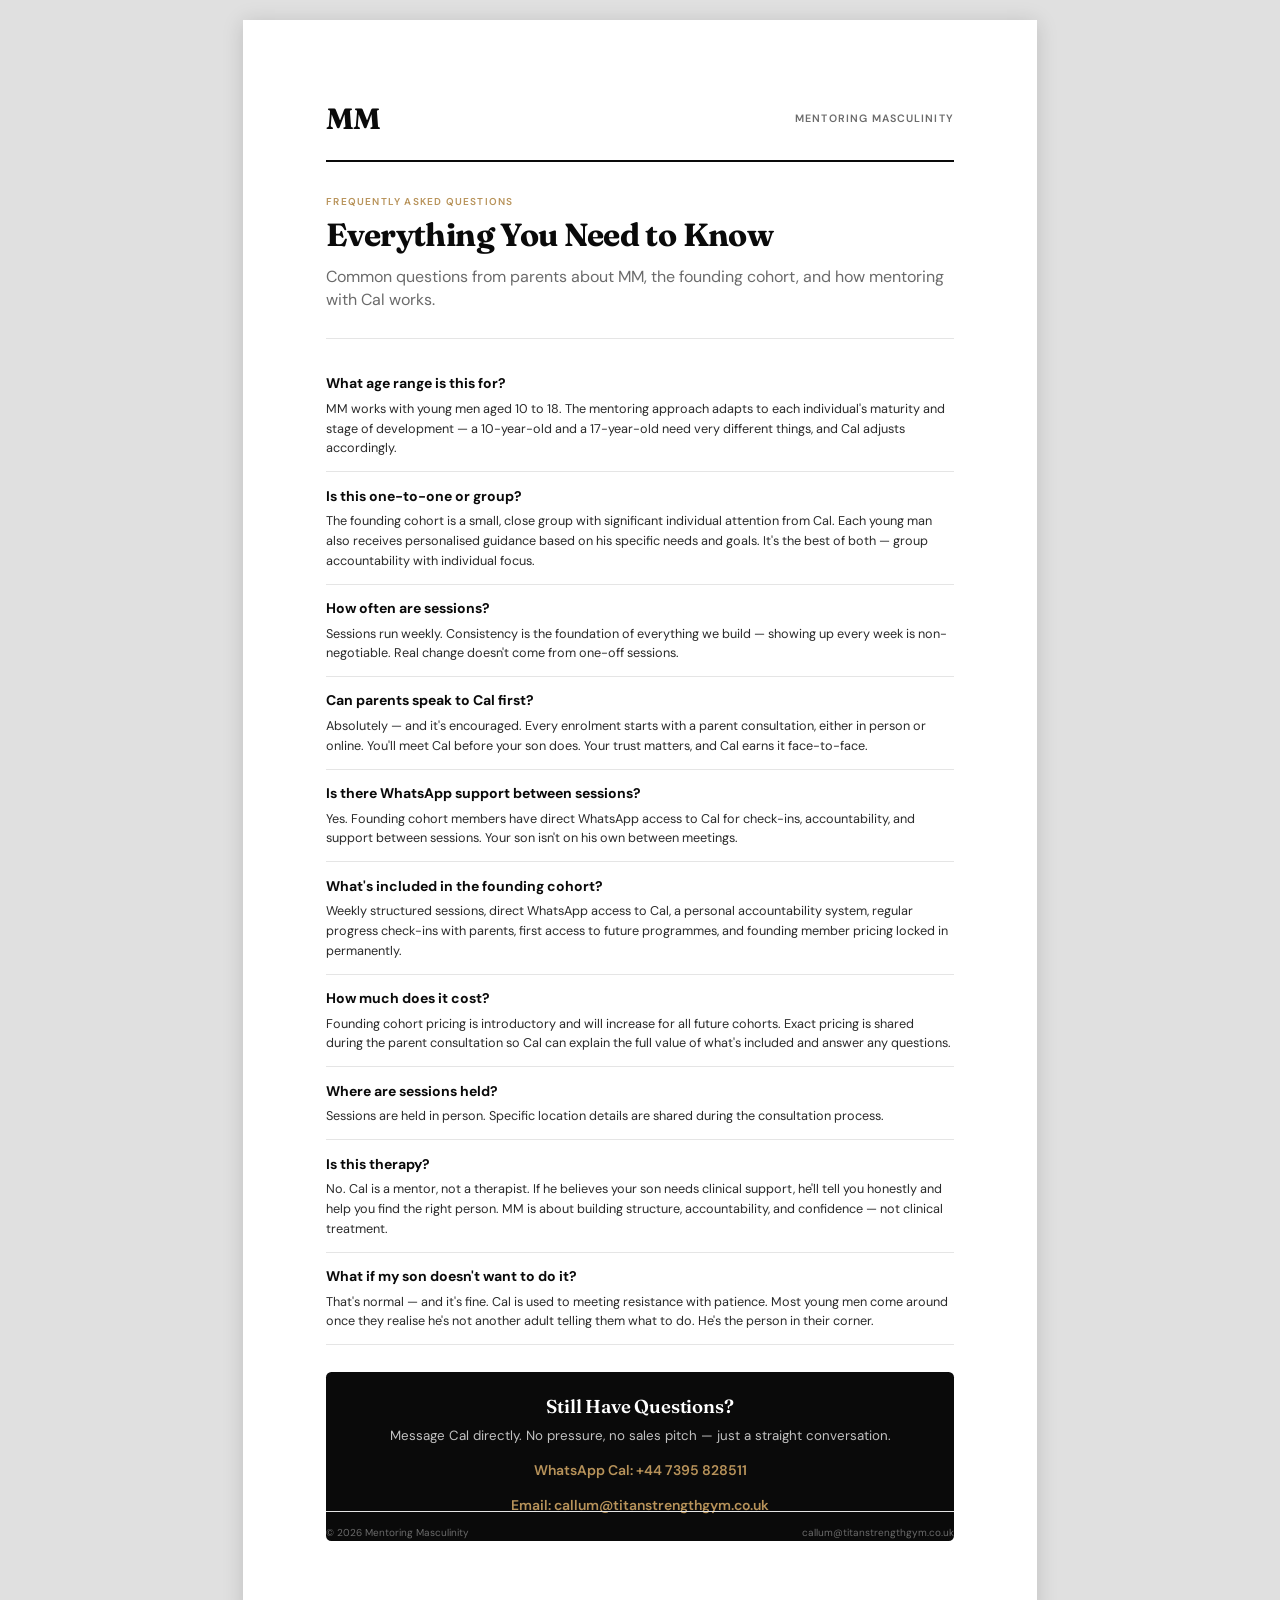
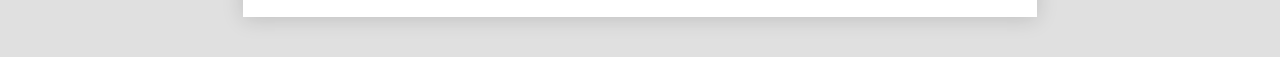
<file: pdfs/faq.html>
<!DOCTYPE html>
<html lang="en">
<head>
  <meta charset="UTF-8">
  <meta name="viewport" content="width=device-width, initial-scale=1.0">
  <title>MM — Frequently Asked Questions</title>
  <link rel="stylesheet" href="print.css">
</head>
<body>

  <div class="page">

    <header class="page-header">
      <span class="logo">MM</span>
      <span class="brand-name">Mentoring Masculinity</span>
    </header>

    <span class="tag">Frequently Asked Questions</span>
    <h1>Everything You Need to Know</h1>
    <p class="subtitle">Common questions from parents about MM, the founding cohort, and how mentoring with Cal works.</p>

    <hr class="divider">

    <div class="faq-item">
      <p class="faq-q">What age range is this for?</p>
      <p class="faq-a">MM works with young men aged 10 to 18. The mentoring approach adapts to each individual's maturity and stage of development — a 10-year-old and a 17-year-old need very different things, and Cal adjusts accordingly.</p>
    </div>

    <div class="faq-item">
      <p class="faq-q">Is this one-to-one or group?</p>
      <p class="faq-a">The founding cohort is a small, close group with significant individual attention from Cal. Each young man also receives personalised guidance based on his specific needs and goals. It's the best of both — group accountability with individual focus.</p>
    </div>

    <div class="faq-item">
      <p class="faq-q">How often are sessions?</p>
      <p class="faq-a">Sessions run weekly. Consistency is the foundation of everything we build — showing up every week is non-negotiable. Real change doesn't come from one-off sessions.</p>
    </div>

    <div class="faq-item">
      <p class="faq-q">Can parents speak to Cal first?</p>
      <p class="faq-a">Absolutely — and it's encouraged. Every enrolment starts with a parent consultation, either in person or online. You'll meet Cal before your son does. Your trust matters, and Cal earns it face-to-face.</p>
    </div>

    <div class="faq-item">
      <p class="faq-q">Is there WhatsApp support between sessions?</p>
      <p class="faq-a">Yes. Founding cohort members have direct WhatsApp access to Cal for check-ins, accountability, and support between sessions. Your son isn't on his own between meetings.</p>
    </div>

    <div class="faq-item">
      <p class="faq-q">What's included in the founding cohort?</p>
      <p class="faq-a">Weekly structured sessions, direct WhatsApp access to Cal, a personal accountability system, regular progress check-ins with parents, first access to future programmes, and founding member pricing locked in permanently.</p>
    </div>

    <div class="faq-item">
      <p class="faq-q">How much does it cost?</p>
      <p class="faq-a">Founding cohort pricing is introductory and will increase for all future cohorts. Exact pricing is shared during the parent consultation so Cal can explain the full value of what's included and answer any questions.</p>
    </div>

    <div class="faq-item">
      <p class="faq-q">Where are sessions held?</p>
      <p class="faq-a">Sessions are held in person. Specific location details are shared during the consultation process.</p>
    </div>

    <div class="faq-item">
      <p class="faq-q">Is this therapy?</p>
      <p class="faq-a">No. Cal is a mentor, not a therapist. If he believes your son needs clinical support, he'll tell you honestly and help you find the right person. MM is about building structure, accountability, and confidence — not clinical treatment.</p>
    </div>

    <div class="faq-item">
      <p class="faq-q">What if my son doesn't want to do it?</p>
      <p class="faq-a">That's normal — and it's fine. Cal is used to meeting resistance with patience. Most young men come around once they realise he's not another adult telling them what to do. He's the person in their corner.</p>
    </div>

    <div class="cta-block">
      <h2>Still Have Questions?</h2>
      <p>Message Cal directly. No pressure, no sales pitch — just a straight conversation.</p>
      <p class="contact">WhatsApp Cal: +44 7395 828511</p>
      <p class="contact">Email: callum@titanstrengthgym.co.uk</p>
    </div>

    <footer class="page-footer">
      <span>&copy; 2026 Mentoring Masculinity</span>
      <span>callum@titanstrengthgym.co.uk</span>
    </footer>

  </div>

</body>
</html>
</file>
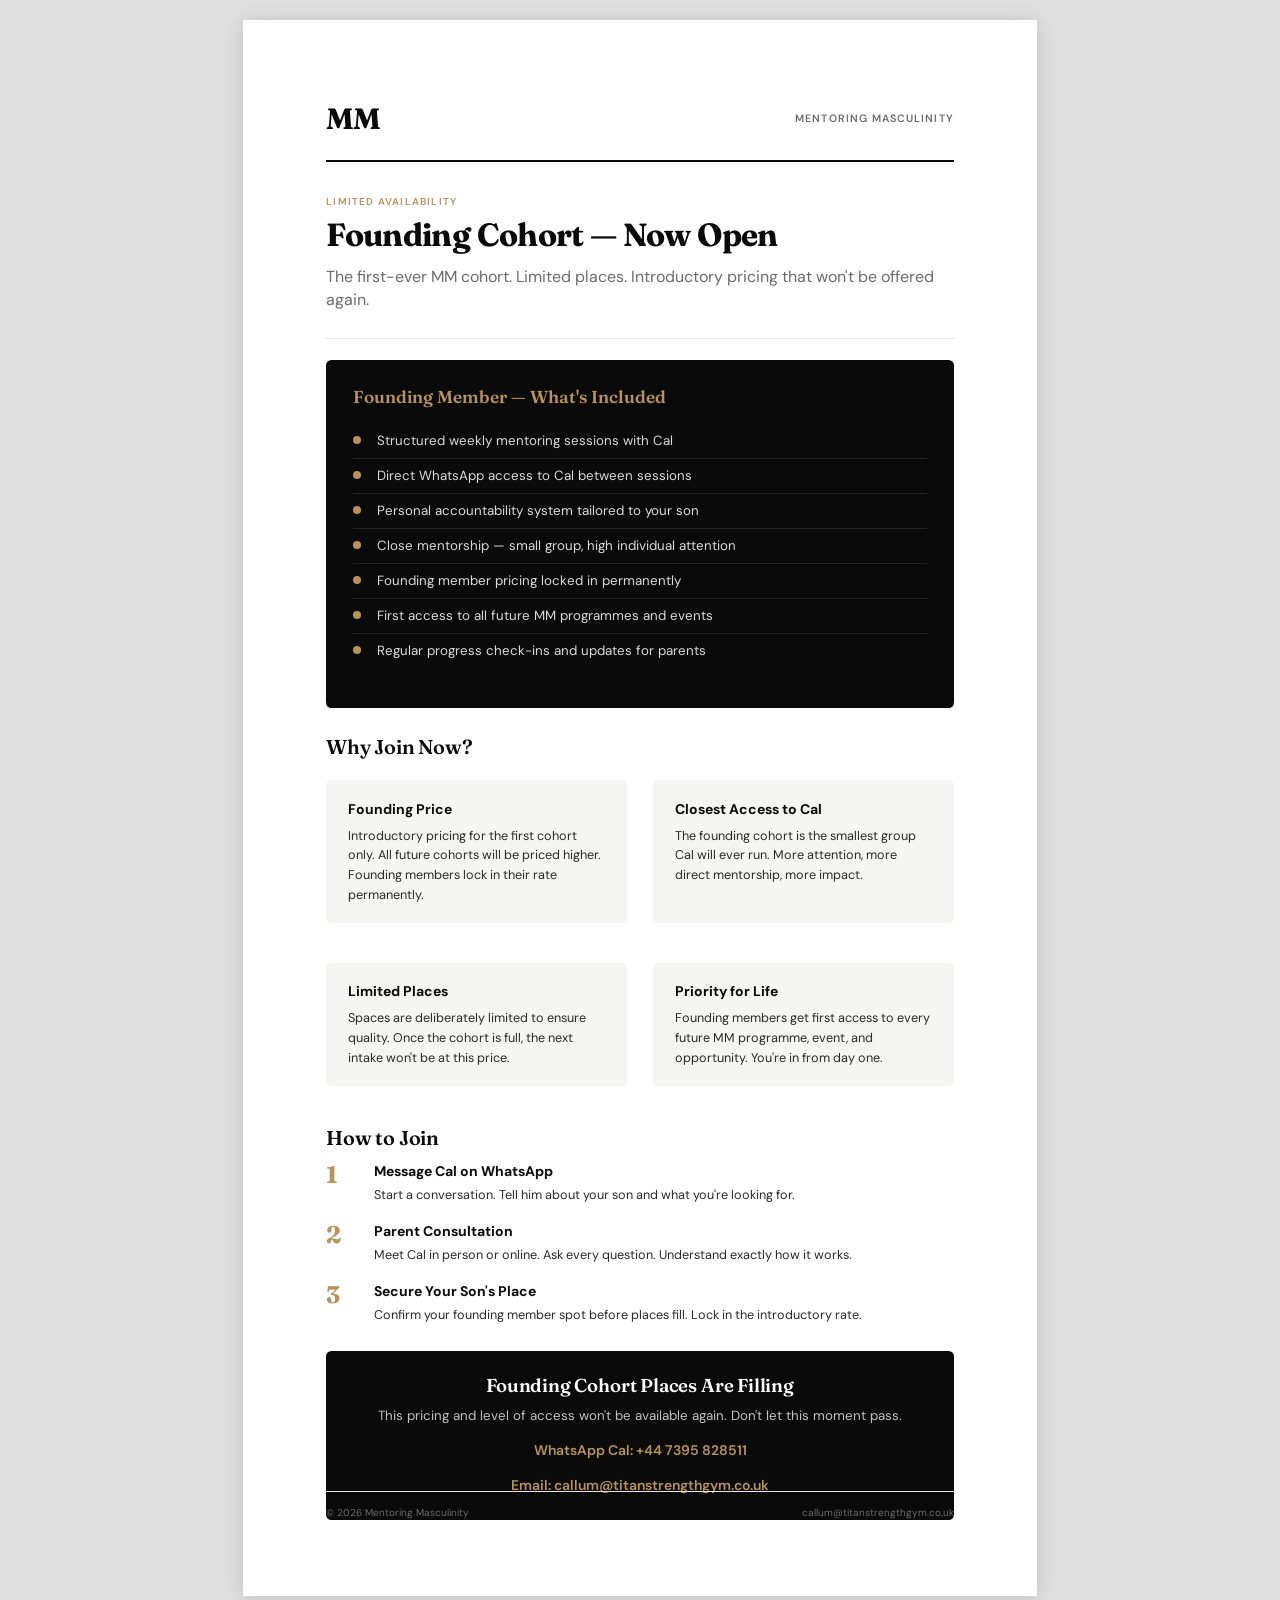
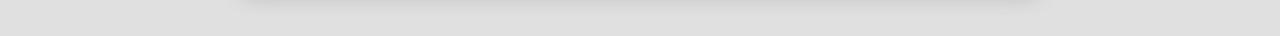
<file: pdfs/founding-cohort.html>
<!DOCTYPE html>
<html lang="en">
<head>
  <meta charset="UTF-8">
  <meta name="viewport" content="width=device-width, initial-scale=1.0">
  <title>MM — Founding Cohort</title>
  <link rel="stylesheet" href="print.css">
</head>
<body>

  <div class="page">

    <header class="page-header">
      <span class="logo">MM</span>
      <span class="brand-name">Mentoring Masculinity</span>
    </header>

    <span class="tag">Limited Availability</span>
    <h1>Founding Cohort — Now Open</h1>
    <p class="subtitle">The first-ever MM cohort. Limited places. Introductory pricing that won't be offered again.</p>

    <hr class="divider">

    <div class="card--accent">
      <h3>Founding Member — What's Included</h3>
      <ul class="check-list" style="margin-top: 10pt;">
        <li style="border-color: rgba(255,255,255,0.1); color: rgba(255,255,255,0.85);">Structured weekly mentoring sessions with Cal</li>
        <li style="border-color: rgba(255,255,255,0.1); color: rgba(255,255,255,0.85);">Direct WhatsApp access to Cal between sessions</li>
        <li style="border-color: rgba(255,255,255,0.1); color: rgba(255,255,255,0.85);">Personal accountability system tailored to your son</li>
        <li style="border-color: rgba(255,255,255,0.1); color: rgba(255,255,255,0.85);">Close mentorship — small group, high individual attention</li>
        <li style="border-color: rgba(255,255,255,0.1); color: rgba(255,255,255,0.85);">Founding member pricing locked in permanently</li>
        <li style="border-color: rgba(255,255,255,0.1); color: rgba(255,255,255,0.85);">First access to all future MM programmes and events</li>
        <li style="border-color: rgba(255,255,255,0.1); color: rgba(255,255,255,0.85);">Regular progress check-ins and updates for parents</li>
      </ul>
    </div>

    <h2>Why Join Now?</h2>
    <div class="two-col">
      <div class="card">
        <h3>Founding Price</h3>
        <p>Introductory pricing for the first cohort only. All future cohorts will be priced higher. Founding members lock in their rate permanently.</p>
      </div>
      <div class="card">
        <h3>Closest Access to Cal</h3>
        <p>The founding cohort is the smallest group Cal will ever run. More attention, more direct mentorship, more impact.</p>
      </div>
      <div class="card">
        <h3>Limited Places</h3>
        <p>Spaces are deliberately limited to ensure quality. Once the cohort is full, the next intake won't be at this price.</p>
      </div>
      <div class="card">
        <h3>Priority for Life</h3>
        <p>Founding members get first access to every future MM programme, event, and opportunity. You're in from day one.</p>
      </div>
    </div>

    <h2>How to Join</h2>
    <div class="step">
      <span class="step-num">1</span>
      <div class="step-text">
        <strong>Message Cal on WhatsApp</strong>
        <p>Start a conversation. Tell him about your son and what you're looking for.</p>
      </div>
    </div>
    <div class="step">
      <span class="step-num">2</span>
      <div class="step-text">
        <strong>Parent Consultation</strong>
        <p>Meet Cal in person or online. Ask every question. Understand exactly how it works.</p>
      </div>
    </div>
    <div class="step">
      <span class="step-num">3</span>
      <div class="step-text">
        <strong>Secure Your Son's Place</strong>
        <p>Confirm your founding member spot before places fill. Lock in the introductory rate.</p>
      </div>
    </div>

    <div class="cta-block">
      <h2>Founding Cohort Places Are Filling</h2>
      <p>This pricing and level of access won't be available again. Don't let this moment pass.</p>
      <p class="contact">WhatsApp Cal: +44 7395 828511</p>
      <p class="contact">Email: callum@titanstrengthgym.co.uk</p>
    </div>

    <footer class="page-footer">
      <span>&copy; 2026 Mentoring Masculinity</span>
      <span>callum@titanstrengthgym.co.uk</span>
    </footer>

  </div>

</body>
</html>
</file>
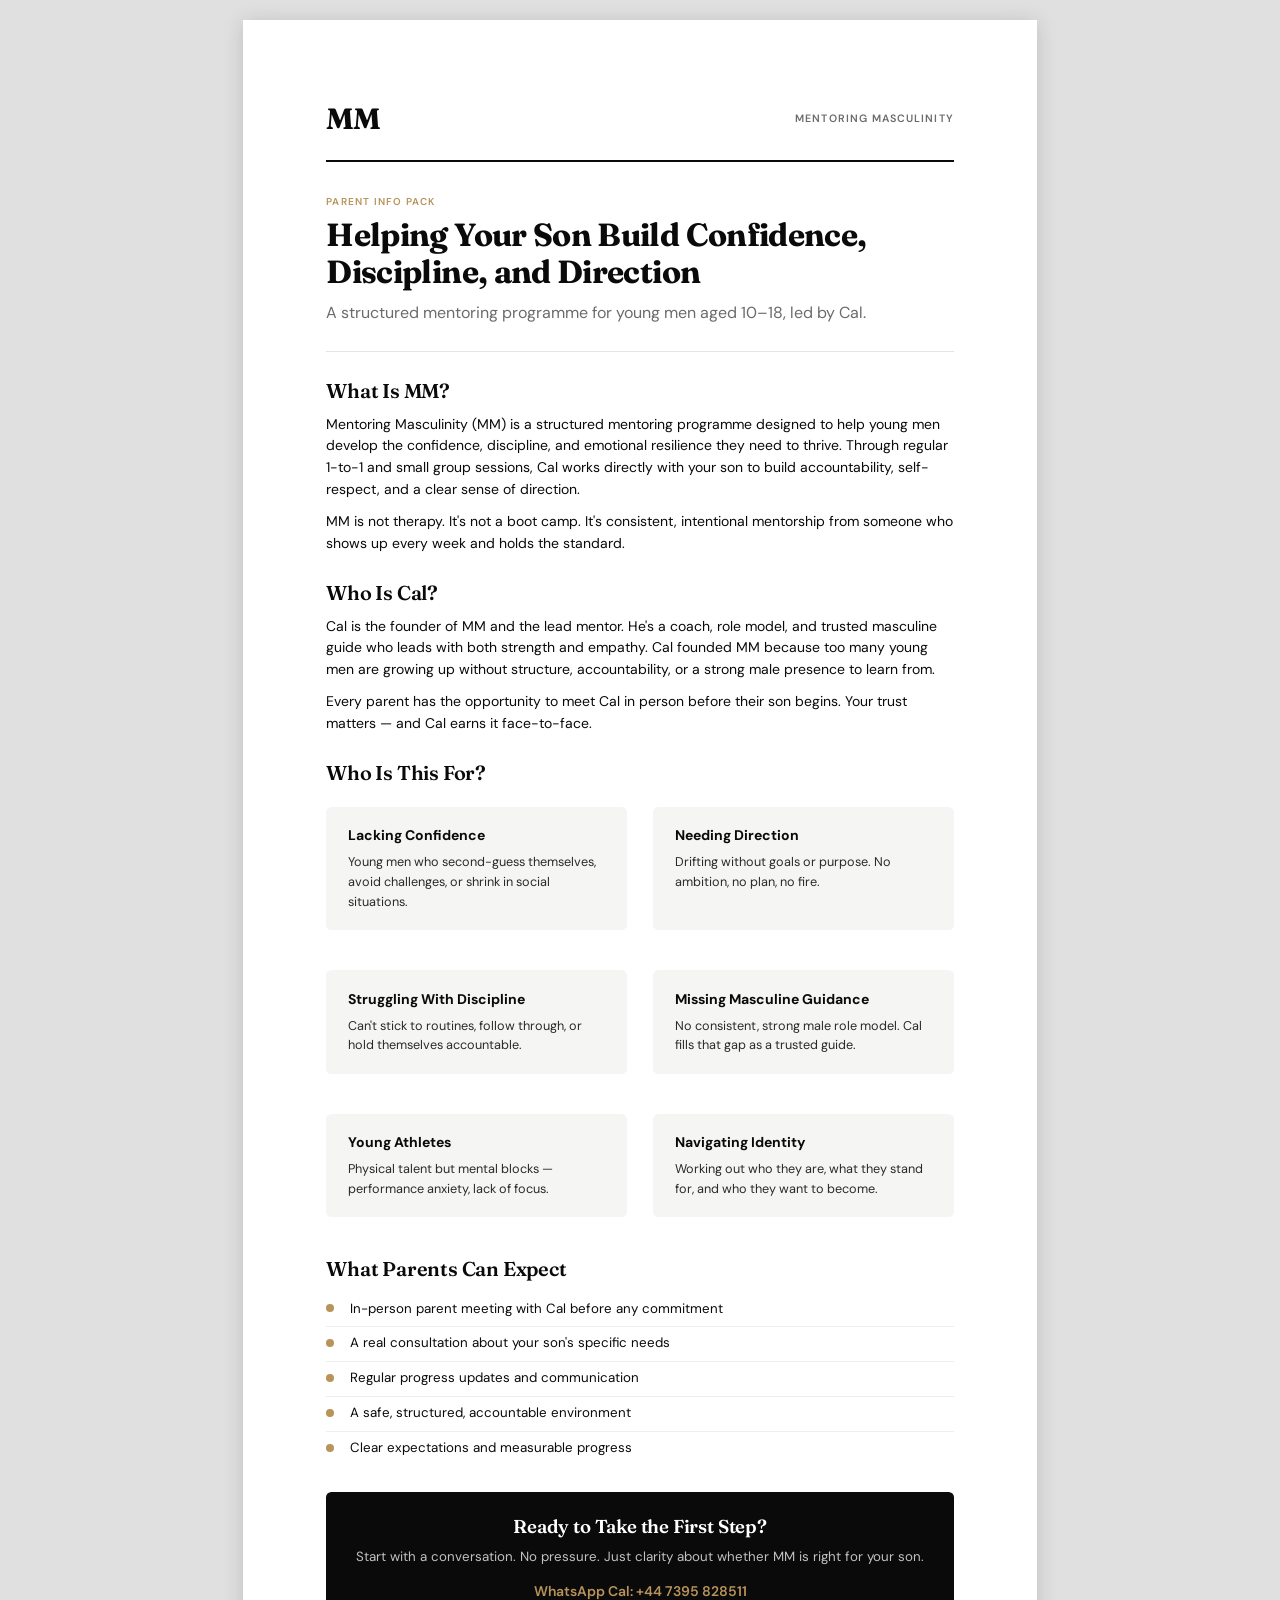
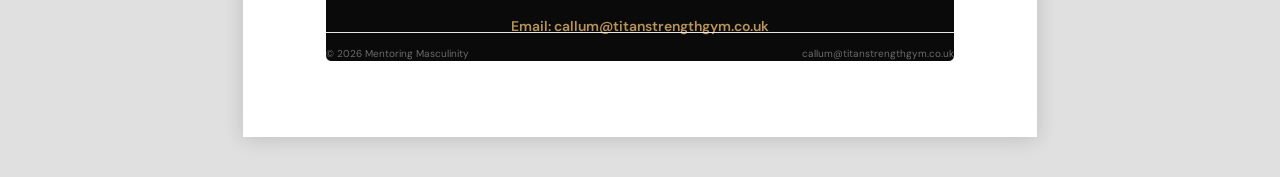
<file: pdfs/parent-info-pack.html>
<!DOCTYPE html>
<html lang="en">
<head>
  <meta charset="UTF-8">
  <meta name="viewport" content="width=device-width, initial-scale=1.0">
  <title>MM — Parent Info Pack</title>
  <link rel="stylesheet" href="print.css">
</head>
<body>

  <div class="page">

    <header class="page-header">
      <span class="logo">MM</span>
      <span class="brand-name">Mentoring Masculinity</span>
    </header>

    <span class="tag">Parent Info Pack</span>
    <h1>Helping Your Son Build Confidence, Discipline, and Direction</h1>
    <p class="subtitle">A structured mentoring programme for young men aged 10&ndash;18, led by Cal.</p>

    <hr class="divider">

    <h2>What Is MM?</h2>
    <p>Mentoring Masculinity (MM) is a structured mentoring programme designed to help young men develop the confidence, discipline, and emotional resilience they need to thrive. Through regular 1-to-1 and small group sessions, Cal works directly with your son to build accountability, self-respect, and a clear sense of direction.</p>
    <p>MM is not therapy. It's not a boot camp. It's consistent, intentional mentorship from someone who shows up every week and holds the standard.</p>

    <h2>Who Is Cal?</h2>
    <p>Cal is the founder of MM and the lead mentor. He's a coach, role model, and trusted masculine guide who leads with both strength and empathy. Cal founded MM because too many young men are growing up without structure, accountability, or a strong male presence to learn from.</p>
    <p>Every parent has the opportunity to meet Cal in person before their son begins. Your trust matters — and Cal earns it face-to-face.</p>

    <h2>Who Is This For?</h2>
    <div class="two-col">
      <div class="card">
        <h3>Lacking Confidence</h3>
        <p>Young men who second-guess themselves, avoid challenges, or shrink in social situations.</p>
      </div>
      <div class="card">
        <h3>Needing Direction</h3>
        <p>Drifting without goals or purpose. No ambition, no plan, no fire.</p>
      </div>
      <div class="card">
        <h3>Struggling With Discipline</h3>
        <p>Can't stick to routines, follow through, or hold themselves accountable.</p>
      </div>
      <div class="card">
        <h3>Missing Masculine Guidance</h3>
        <p>No consistent, strong male role model. Cal fills that gap as a trusted guide.</p>
      </div>
      <div class="card">
        <h3>Young Athletes</h3>
        <p>Physical talent but mental blocks — performance anxiety, lack of focus.</p>
      </div>
      <div class="card">
        <h3>Navigating Identity</h3>
        <p>Working out who they are, what they stand for, and who they want to become.</p>
      </div>
    </div>

    <h2>What Parents Can Expect</h2>
    <ul class="check-list">
      <li>In-person parent meeting with Cal before any commitment</li>
      <li>A real consultation about your son's specific needs</li>
      <li>Regular progress updates and communication</li>
      <li>A safe, structured, accountable environment</li>
      <li>Clear expectations and measurable progress</li>
    </ul>

    <div class="cta-block">
      <h2>Ready to Take the First Step?</h2>
      <p>Start with a conversation. No pressure. Just clarity about whether MM is right for your son.</p>
      <p class="contact">WhatsApp Cal: +44 7395 828511</p>
      <p class="contact">Email: callum@titanstrengthgym.co.uk</p>
    </div>

    <footer class="page-footer">
      <span>&copy; 2026 Mentoring Masculinity</span>
      <span>callum@titanstrengthgym.co.uk</span>
    </footer>

  </div>

</body>
</html>
</file>
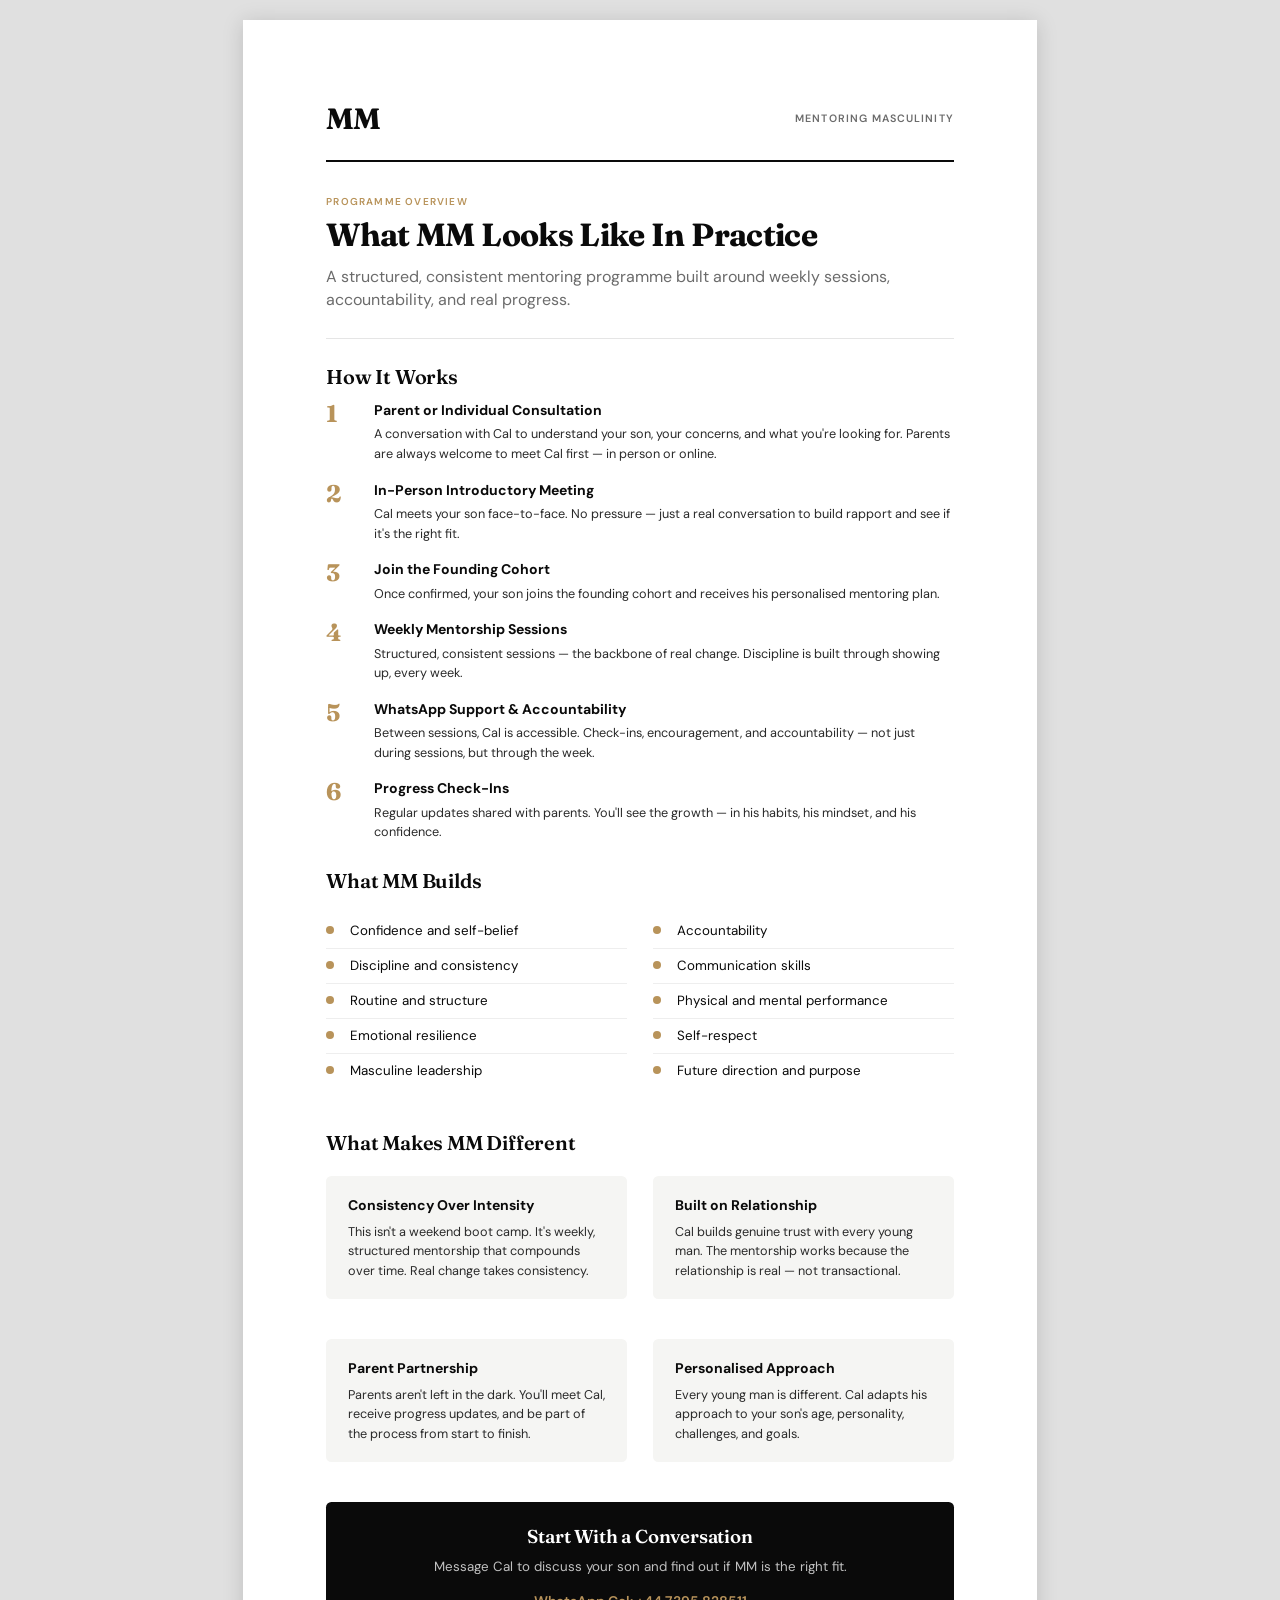
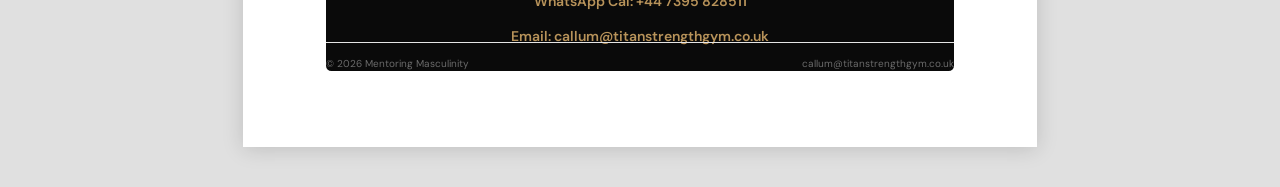
<file: pdfs/programme-overview.html>
<!DOCTYPE html>
<html lang="en">
<head>
  <meta charset="UTF-8">
  <meta name="viewport" content="width=device-width, initial-scale=1.0">
  <title>MM — Programme Overview</title>
  <link rel="stylesheet" href="print.css">
</head>
<body>

  <div class="page">

    <header class="page-header">
      <span class="logo">MM</span>
      <span class="brand-name">Mentoring Masculinity</span>
    </header>

    <span class="tag">Programme Overview</span>
    <h1>What MM Looks Like In Practice</h1>
    <p class="subtitle">A structured, consistent mentoring programme built around weekly sessions, accountability, and real progress.</p>

    <hr class="divider">

    <h2>How It Works</h2>

    <div class="step">
      <span class="step-num">1</span>
      <div class="step-text">
        <strong>Parent or Individual Consultation</strong>
        <p>A conversation with Cal to understand your son, your concerns, and what you're looking for. Parents are always welcome to meet Cal first — in person or online.</p>
      </div>
    </div>
    <div class="step">
      <span class="step-num">2</span>
      <div class="step-text">
        <strong>In-Person Introductory Meeting</strong>
        <p>Cal meets your son face-to-face. No pressure — just a real conversation to build rapport and see if it's the right fit.</p>
      </div>
    </div>
    <div class="step">
      <span class="step-num">3</span>
      <div class="step-text">
        <strong>Join the Founding Cohort</strong>
        <p>Once confirmed, your son joins the founding cohort and receives his personalised mentoring plan.</p>
      </div>
    </div>
    <div class="step">
      <span class="step-num">4</span>
      <div class="step-text">
        <strong>Weekly Mentorship Sessions</strong>
        <p>Structured, consistent sessions — the backbone of real change. Discipline is built through showing up, every week.</p>
      </div>
    </div>
    <div class="step">
      <span class="step-num">5</span>
      <div class="step-text">
        <strong>WhatsApp Support &amp; Accountability</strong>
        <p>Between sessions, Cal is accessible. Check-ins, encouragement, and accountability — not just during sessions, but through the week.</p>
      </div>
    </div>
    <div class="step">
      <span class="step-num">6</span>
      <div class="step-text">
        <strong>Progress Check-Ins</strong>
        <p>Regular updates shared with parents. You'll see the growth — in his habits, his mindset, and his confidence.</p>
      </div>
    </div>

    <h2>What MM Builds</h2>
    <div class="two-col">
      <div>
        <ul class="check-list">
          <li>Confidence and self-belief</li>
          <li>Discipline and consistency</li>
          <li>Routine and structure</li>
          <li>Emotional resilience</li>
          <li>Masculine leadership</li>
        </ul>
      </div>
      <div>
        <ul class="check-list">
          <li>Accountability</li>
          <li>Communication skills</li>
          <li>Physical and mental performance</li>
          <li>Self-respect</li>
          <li>Future direction and purpose</li>
        </ul>
      </div>
    </div>

    <h2>What Makes MM Different</h2>
    <div class="two-col">
      <div class="card">
        <h3>Consistency Over Intensity</h3>
        <p>This isn't a weekend boot camp. It's weekly, structured mentorship that compounds over time. Real change takes consistency.</p>
      </div>
      <div class="card">
        <h3>Built on Relationship</h3>
        <p>Cal builds genuine trust with every young man. The mentorship works because the relationship is real — not transactional.</p>
      </div>
      <div class="card">
        <h3>Parent Partnership</h3>
        <p>Parents aren't left in the dark. You'll meet Cal, receive progress updates, and be part of the process from start to finish.</p>
      </div>
      <div class="card">
        <h3>Personalised Approach</h3>
        <p>Every young man is different. Cal adapts his approach to your son's age, personality, challenges, and goals.</p>
      </div>
    </div>

    <div class="cta-block">
      <h2>Start With a Conversation</h2>
      <p>Message Cal to discuss your son and find out if MM is the right fit.</p>
      <p class="contact">WhatsApp Cal: +44 7395 828511</p>
      <p class="contact">Email: callum@titanstrengthgym.co.uk</p>
    </div>

    <footer class="page-footer">
      <span>&copy; 2026 Mentoring Masculinity</span>
      <span>callum@titanstrengthgym.co.uk</span>
    </footer>

  </div>

</body>
</html>
</file>
<file: pdfs/print.css>
/* =========================================
   MM | Shared Print Stylesheet
   A4 pages, WhatsApp-ready PDFs
   ========================================= */

@import url('https://fonts.googleapis.com/css2?family=Fraunces:opsz,wght@9..144,400;9..144,600;9..144,700&family=DM+Sans:wght@400;500;600;700&display=swap');

:root {
  --black: #0A0A0A;
  --charcoal: #1A1A1A;
  --dark-grey: #2A2A2A;
  --mid-grey: #6B6B6B;
  --bronze: #B8935A;
  --bronze-light: rgba(184, 147, 90, 0.1);
  --white: #ffffff;
  --off-white: #F5F5F3;
  --font-heading: 'Fraunces', Georgia, serif;
  --font-body: 'DM Sans', Helvetica, Arial, sans-serif;
}

*, *::before, *::after {
  margin: 0;
  padding: 0;
  box-sizing: border-box;
}

html {
  font-size: 100%;
}

body {
  font-family: var(--font-body);
  font-size: 10.5pt;
  line-height: 1.55;
  color: var(--black);
  background: var(--white);
  -webkit-font-smoothing: antialiased;
}

/* --- Page setup --- */
.page {
  width: 210mm;
  min-height: 297mm;
  margin: 0 auto;
  padding: 20mm 22mm;
  background: var(--white);
  position: relative;
}

/* --- Header bar --- */
.page-header {
  display: flex;
  justify-content: space-between;
  align-items: center;
  padding-bottom: 14pt;
  border-bottom: 2px solid var(--black);
  margin-bottom: 24pt;
}

.page-header .logo {
  font-family: var(--font-heading);
  font-weight: 700;
  font-size: 22pt;
  color: var(--black);
  letter-spacing: -0.03em;
}

.page-header .brand-name {
  font-family: var(--font-body);
  font-weight: 600;
  font-size: 8pt;
  letter-spacing: 0.1em;
  text-transform: uppercase;
  color: var(--mid-grey);
}

/* --- Typography --- */
h1 {
  font-family: var(--font-heading);
  font-weight: 700;
  font-size: 24pt;
  line-height: 1.15;
  color: var(--black);
  margin-bottom: 8pt;
  letter-spacing: -0.02em;
}

h2 {
  font-family: var(--font-heading);
  font-weight: 600;
  font-size: 15pt;
  line-height: 1.2;
  color: var(--black);
  margin-bottom: 8pt;
  margin-top: 20pt;
  letter-spacing: -0.01em;
}

h3 {
  font-family: var(--font-body);
  font-weight: 700;
  font-size: 10.5pt;
  color: var(--black);
  margin-bottom: 3pt;
}

p {
  margin-bottom: 8pt;
}

.subtitle {
  font-size: 12pt;
  color: var(--mid-grey);
  margin-bottom: 20pt;
  line-height: 1.45;
}

.tag {
  font-family: var(--font-body);
  font-weight: 600;
  font-size: 7.5pt;
  letter-spacing: 0.12em;
  text-transform: uppercase;
  color: var(--bronze);
  margin-bottom: 6pt;
  display: block;
}

/* --- Two-column layout --- */
.two-col {
  display: grid;
  grid-template-columns: 1fr 1fr;
  gap: 20pt;
  margin-top: 16pt;
}

/* --- Cards --- */
.card {
  background: var(--off-white);
  border-radius: 4pt;
  padding: 14pt 16pt;
  margin-bottom: 10pt;
}

.card h3 {
  margin-bottom: 4pt;
}

.card p {
  font-size: 9.5pt;
  color: var(--dark-grey);
  margin-bottom: 0;
}

/* --- Accent card --- */
.card--accent {
  background: var(--black);
  color: var(--white);
  border-radius: 4pt;
  padding: 18pt 20pt;
}

.card--accent h3 {
  color: var(--bronze);
  font-family: var(--font-heading);
  font-weight: 600;
  font-size: 13pt;
  margin-bottom: 6pt;
}

.card--accent p {
  color: rgba(255, 255, 255, 0.8);
  font-size: 9.5pt;
}

/* --- Lists --- */
.check-list {
  list-style: none;
  margin-bottom: 12pt;
}

.check-list li {
  padding: 5pt 0;
  padding-left: 18pt;
  position: relative;
  font-size: 10pt;
  border-bottom: 1px solid #eee;
}

.check-list li:last-child {
  border-bottom: none;
}

.check-list li::before {
  content: '';
  position: absolute;
  left: 0;
  top: 9pt;
  width: 6pt;
  height: 6pt;
  border-radius: 50%;
  background: var(--bronze);
}

/* --- Steps --- */
.step {
  display: flex;
  gap: 12pt;
  margin-bottom: 12pt;
}

.step-num {
  font-family: var(--font-heading);
  font-weight: 700;
  font-size: 18pt;
  color: var(--bronze);
  flex-shrink: 0;
  width: 24pt;
  line-height: 1.2;
}

.step-text strong {
  display: block;
  margin-bottom: 2pt;
}

.step-text p {
  font-size: 9.5pt;
  color: var(--dark-grey);
  margin-bottom: 0;
}

/* --- FAQ --- */
.faq-item {
  padding: 10pt 0;
  border-bottom: 1px solid #e5e5e5;
}

.faq-item:last-child {
  border-bottom: none;
}

.faq-q {
  font-weight: 700;
  font-size: 10.5pt;
  color: var(--black);
  margin-bottom: 3pt;
}

.faq-a {
  font-size: 9.5pt;
  color: var(--dark-grey);
  margin-bottom: 0;
}

/* --- CTA block --- */
.cta-block {
  background: var(--black);
  color: var(--white);
  border-radius: 4pt;
  padding: 18pt 20pt;
  margin-top: 20pt;
  text-align: center;
}

.cta-block h2 {
  color: var(--white);
  font-size: 14pt;
  margin-top: 0;
  margin-bottom: 6pt;
}

.cta-block p {
  color: rgba(255, 255, 255, 0.75);
  font-size: 10pt;
  margin-bottom: 0;
}

.cta-block .contact {
  margin-top: 10pt;
  font-weight: 600;
  color: var(--bronze);
  font-size: 10.5pt;
}

/* --- Footer --- */
.page-footer {
  position: absolute;
  bottom: 20mm;
  left: 22mm;
  right: 22mm;
  display: flex;
  justify-content: space-between;
  align-items: center;
  padding-top: 10pt;
  border-top: 1px solid #e5e5e5;
  font-size: 7.5pt;
  color: var(--mid-grey);
}

/* --- Divider --- */
.divider {
  border: none;
  border-top: 1px solid #e5e5e5;
  margin: 16pt 0;
}

/* --- Highlight text --- */
.highlight {
  color: var(--bronze);
  font-weight: 600;
}

/* --- Print styles --- */
@media print {
  body {
    background: white;
  }

  .page {
    width: auto;
    min-height: auto;
    margin: 0;
    padding: 15mm 18mm;
    page-break-after: always;
  }

  .page-footer {
    position: fixed;
    bottom: 10mm;
    left: 18mm;
    right: 18mm;
  }

  @page {
    size: A4;
    margin: 0;
  }
}

/* --- Screen preview --- */
@media screen {
  body {
    background: #e0e0e0;
    padding: 20px 0;
  }

  .page {
    box-shadow: 0 2px 20px rgba(0,0,0,0.15);
    margin-bottom: 20px;
  }
}
</file>
